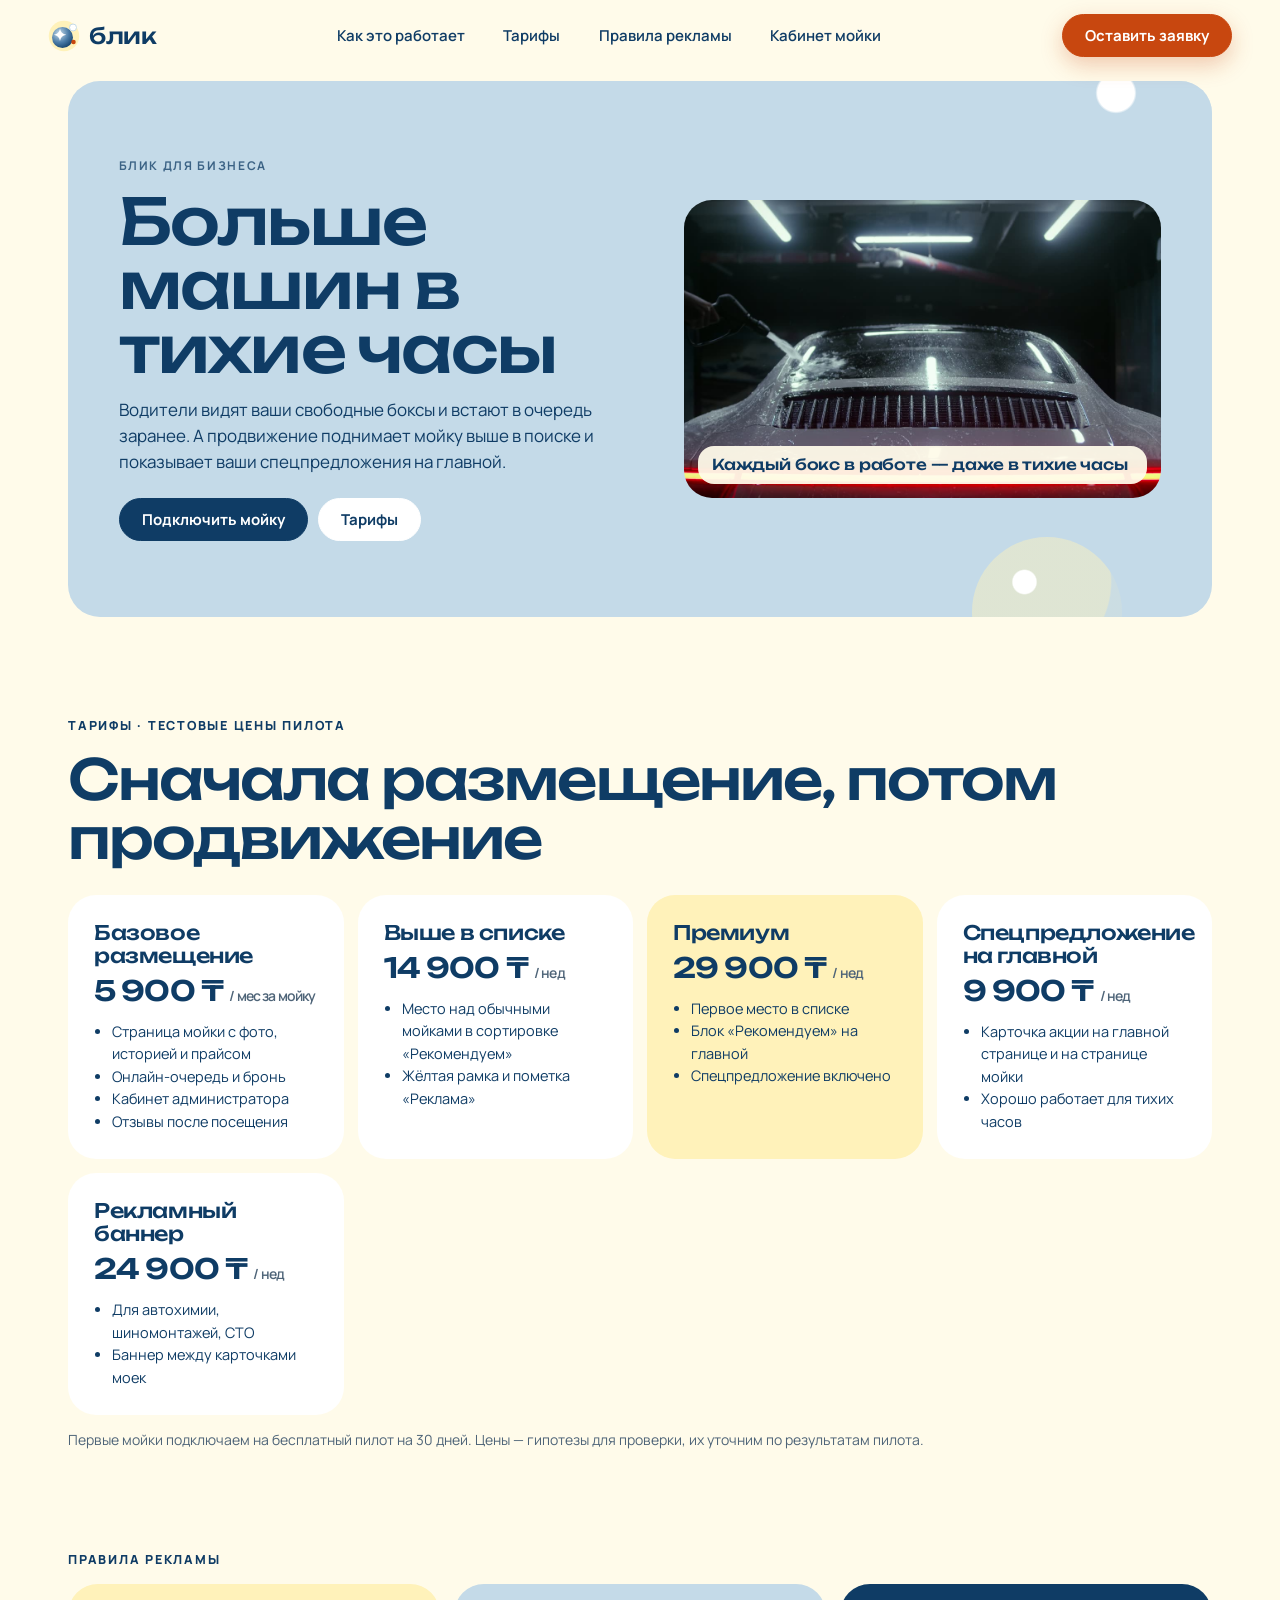
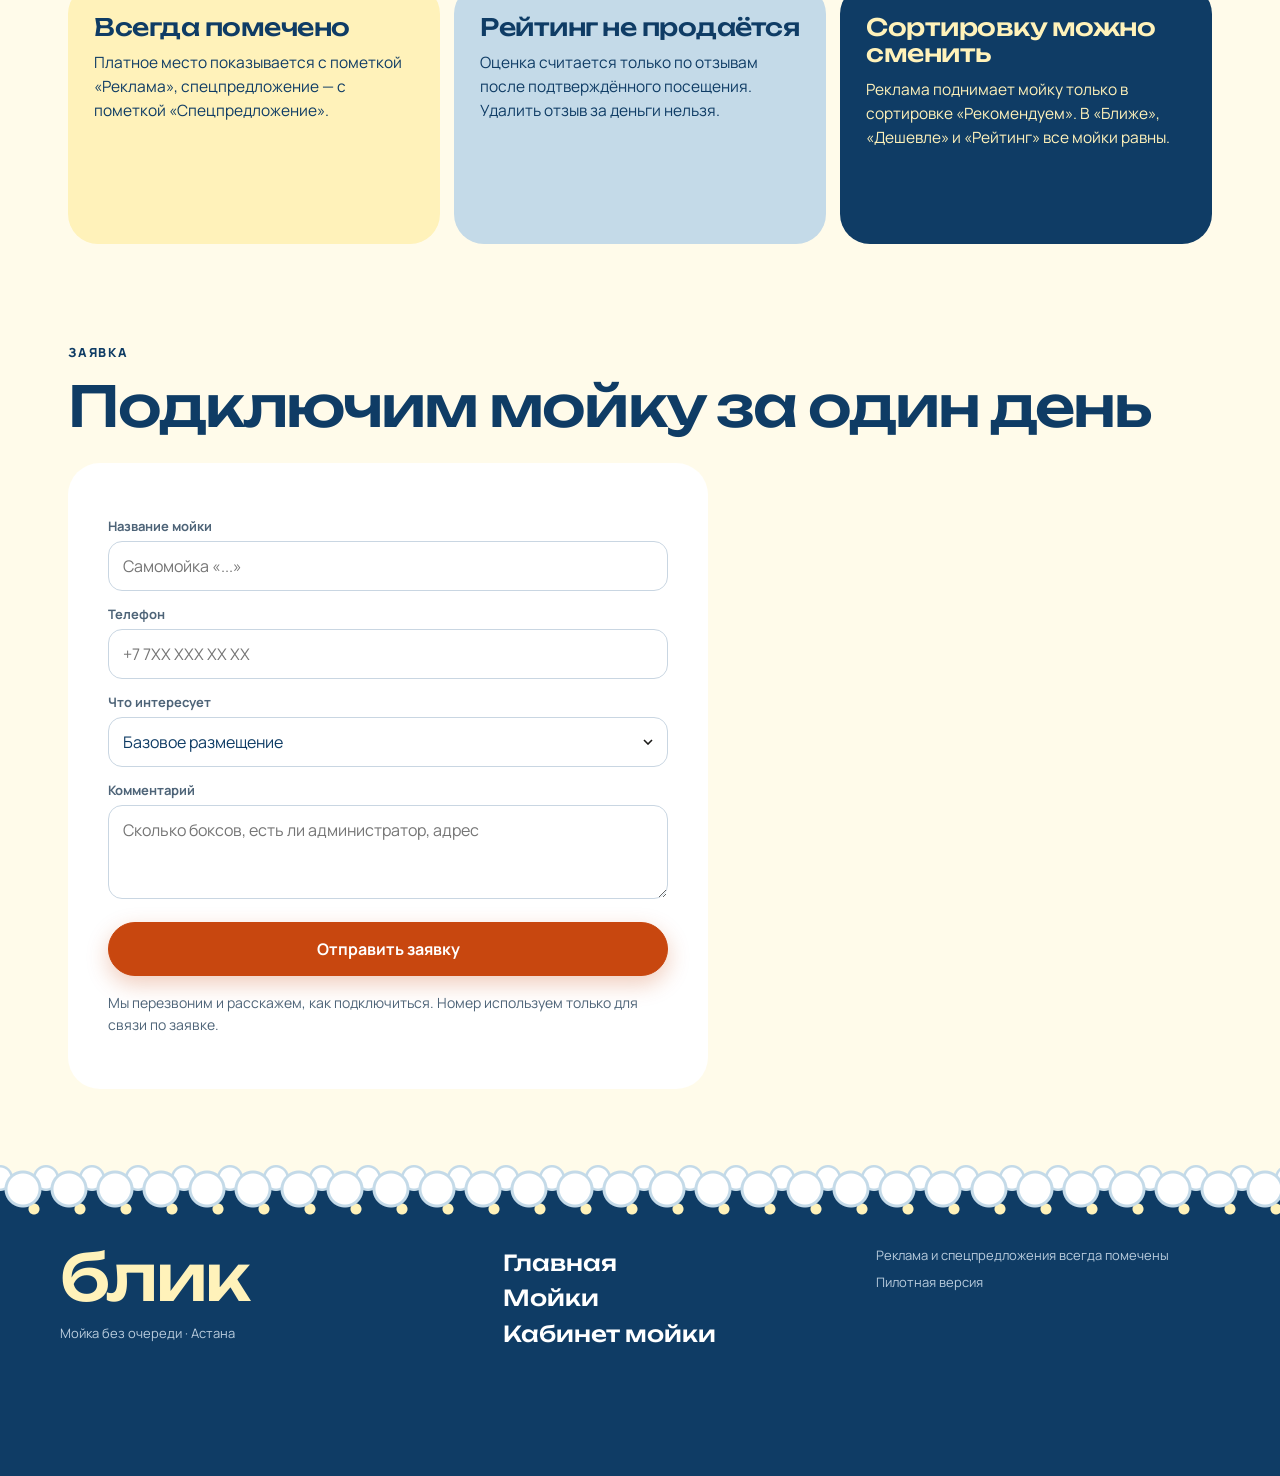
<file: business.html>
<!doctype html>
<html lang="ru">
<head>
  <meta charset="utf-8">
  <meta name="viewport" content="width=device-width, initial-scale=1">
  <meta name="theme-color" content="#0F3C65">
  <title>Блик для моек — размещение и продвижение</title>
  <link rel="icon" href="logo-mark.svg" type="image/svg+xml">
  <link rel="preconnect" href="https://fonts.googleapis.com">
  <link rel="preconnect" href="https://fonts.gstatic.com" crossorigin>
  <link rel="stylesheet" href="https://fonts.googleapis.com/css2?family=Manrope:wght@400;500;600;700;800&family=Unbounded:wght@400;500;600&display=swap">
  <link rel="stylesheet" href="style.css">
  <link rel="stylesheet" href="landing.css">
  <style>
    .B-plans { display: grid; gap: 14px; grid-template-columns: repeat(auto-fit, minmax(240px, 1fr)); }
    .B-plans article { border-radius: 28px; padding: 26px; background: #fff; display: flex; flex-direction: column; gap: 10px; }
    .B-plans article.hl { background: var(--sun); }
    .B-plans .price { font: 600 28px/1 var(--display); letter-spacing: -.03em; }
    .B-plans .price small { font: 600 14px var(--text); color: var(--mute); }
    .B-plans h3 { font: 500 20px/1.15 var(--display); color: var(--ink); text-transform: none; letter-spacing: -.02em; margin: 0; }
    .B-plans ul { margin: 6px 0 0; padding-left: 18px; font-size: 14.5px; }
    .B-video { position: relative; z-index: 1; max-width: 640px; }
    @media (min-width: 1000px) { .hero.lilac { display: grid; grid-template-columns: 1.1fr 1fr; gap: 40px; align-items: center; } .B-video { margin-top: 0; } }
    .B-form { background: #fff; border-radius: 32px; padding: clamp(22px, 4vw, 40px); max-width: 640px; }
  </style>
</head>
<body>
  <header class="L-nav">
    <a class="brand" href="index.html"><img src="logo-mark.svg" alt="">блик</a>
    <nav><a href="index.html#how">Как это работает</a><a href="#plans">Тарифы</a><a href="#rules">Правила рекламы</a><a href="admin.html">Кабинет мойки</a></nav>
    <a class="btn hot" href="#lead">Оставить заявку</a>
  </header>

  <main class="L-wrap" style="max-width:1240px;padding-bottom:0">
    <section class="hero lilac" style="margin-top:10px;padding:clamp(36px,6vw,80px) clamp(24px,4vw,56px)">
      <div class="hero-in">
        <p class="kicker">Блик для бизнеса</p>
        <h1>Больше машин в тихие часы</h1>
        <p class="lead">Водители видят ваши свободные боксы и встают в очередь заранее. А продвижение поднимает мойку выше в поиске и показывает ваши спецпредложения на главной.</p>
        <div class="hero-actions"><a class="btn primary" href="#lead">Подключить мойку</a><a class="btn btn-light" href="#plans">Тарифы</a></div>
      </div>
      <div class="L-vcard B-video"><video autoplay muted loop playsinline preload="auto" poster="media/bay-rinse.jpg"><source src="media/bay-rinse.mp4" type="video/mp4"></video>
        <span>Каждый бокс в работе — даже в тихие часы</span></div>
    </section>

    <section id="plans" style="margin-top:clamp(48px,8vw,100px)">
      <p class="L-label">Тарифы · тестовые цены пилота</p>
      <h2 class="L-h2">Сначала размещение, потом продвижение</h2>
      <div class="B-plans">
        <article><h3>Базовое размещение</h3><div class="price">5 900 ₸ <small>/ мес за мойку</small></div>
          <ul><li>Страница мойки с фото, историей и прайсом</li><li>Онлайн-очередь и бронь</li><li>Кабинет администратора</li><li>Отзывы после посещения</li></ul></article>
        <article><h3>Выше в списке</h3><div class="price">14 900 ₸ <small>/ нед</small></div>
          <ul><li>Место над обычными мойками в сортировке «Рекомендуем»</li><li>Жёлтая рамка и пометка «Реклама»</li></ul></article>
        <article class="hl"><h3>Премиум</h3><div class="price">29 900 ₸ <small>/ нед</small></div>
          <ul><li>Первое место в списке</li><li>Блок «Рекомендуем» на главной</li><li>Спецпредложение включено</li></ul></article>
        <article><h3>Спецпредложение на главной</h3><div class="price">9 900 ₸ <small>/ нед</small></div>
          <ul><li>Карточка акции на главной странице и на странице мойки</li><li>Хорошо работает для тихих часов</li></ul></article>
        <article><h3>Рекламный баннер</h3><div class="price">24 900 ₸ <small>/ нед</small></div>
          <ul><li>Для автохимии, шиномонтажей, СТО</li><li>Баннер между карточками моек</li></ul></article>
      </div>
      <p class="muted" style="margin-top:14px">Первые мойки подключаем на бесплатный пилот на 30 дней. Цены — гипотезы для проверки, их уточним по результатам пилота.</p>
    </section>

    <section id="rules" style="margin-top:clamp(48px,8vw,100px)">
      <p class="L-label">Правила рекламы</p>
      <div class="L-why">
        <article><div><h3 style="margin-top:0">Всегда помечено</h3><p>Платное место показывается с пометкой «Реклама», спецпредложение — с пометкой «Спецпредложение».</p></div></article>
        <article><div><h3 style="margin-top:0">Рейтинг не продаётся</h3><p>Оценка считается только по отзывам после подтверждённого посещения. Удалить отзыв за деньги нельзя.</p></div></article>
        <article><div><h3 style="margin-top:0">Сортировку можно сменить</h3><p>Реклама поднимает мойку только в сортировке «Рекомендуем». В «Ближе», «Дешевле» и «Рейтинг» все мойки равны.</p></div></article>
      </div>
    </section>

    <section id="lead" style="margin:clamp(48px,8vw,100px) 0">
      <p class="L-label">Заявка</p>
      <h2 class="L-h2">Подключим мойку за один день</h2>
      <form class="B-form" id="leadForm">
        <label>Название мойки</label><input name="name" required placeholder="Самомойка «...»">
        <label>Телефон</label><input name="phone" required inputmode="tel" placeholder="+7 7XX XXX XX XX">
        <label>Что интересует</label>
        <select name="product"><option value="base">Базовое размещение</option><option value="top">Выше в списке</option><option value="premium">Премиум</option><option value="offer">Спецпредложение на главной</option><option value="banner">Рекламный баннер</option></select>
        <label>Комментарий</label><textarea name="comment" rows="3" placeholder="Сколько боксов, есть ли администратор, адрес"></textarea>
        <p><button class="hot big" type="submit">Отправить заявку</button></p>
        <p class="muted">Мы перезвоним и расскажем, как подключиться. Номер используем только для связи по заявке.</p>
      </form>
    </section>
  </main>

  <footer class="site-foot">
    <div class="in">
      <div><div class="foot-brand">блик</div><p class="small" style="margin-top:14px">Мойка без очереди · Астана</p></div>
      <nav><a href="index.html">Главная</a><a href="app.html">Мойки</a><a href="admin.html">Кабинет мойки</a></nav>
      <div class="small"><span>Реклама и спецпредложения всегда помечены</span><span>Пилотная версия</span></div>
    </div>
  </footer>
  <script src="common.js"></script>
  <script>
    document.getElementById("leadForm").onsubmit = async e => {
      e.preventDefault();
      const f = Object.fromEntries(new FormData(e.target));
      try { await api("/api/lead", f); e.target.innerHTML = '<h2>Спасибо! Заявка отправлена</h2><p class="muted">Мы свяжемся с вами в ближайшее время.</p>'; }
      catch (err) { toast(err.message, true); }
    };
  </script>
</body>
</html>
</file>
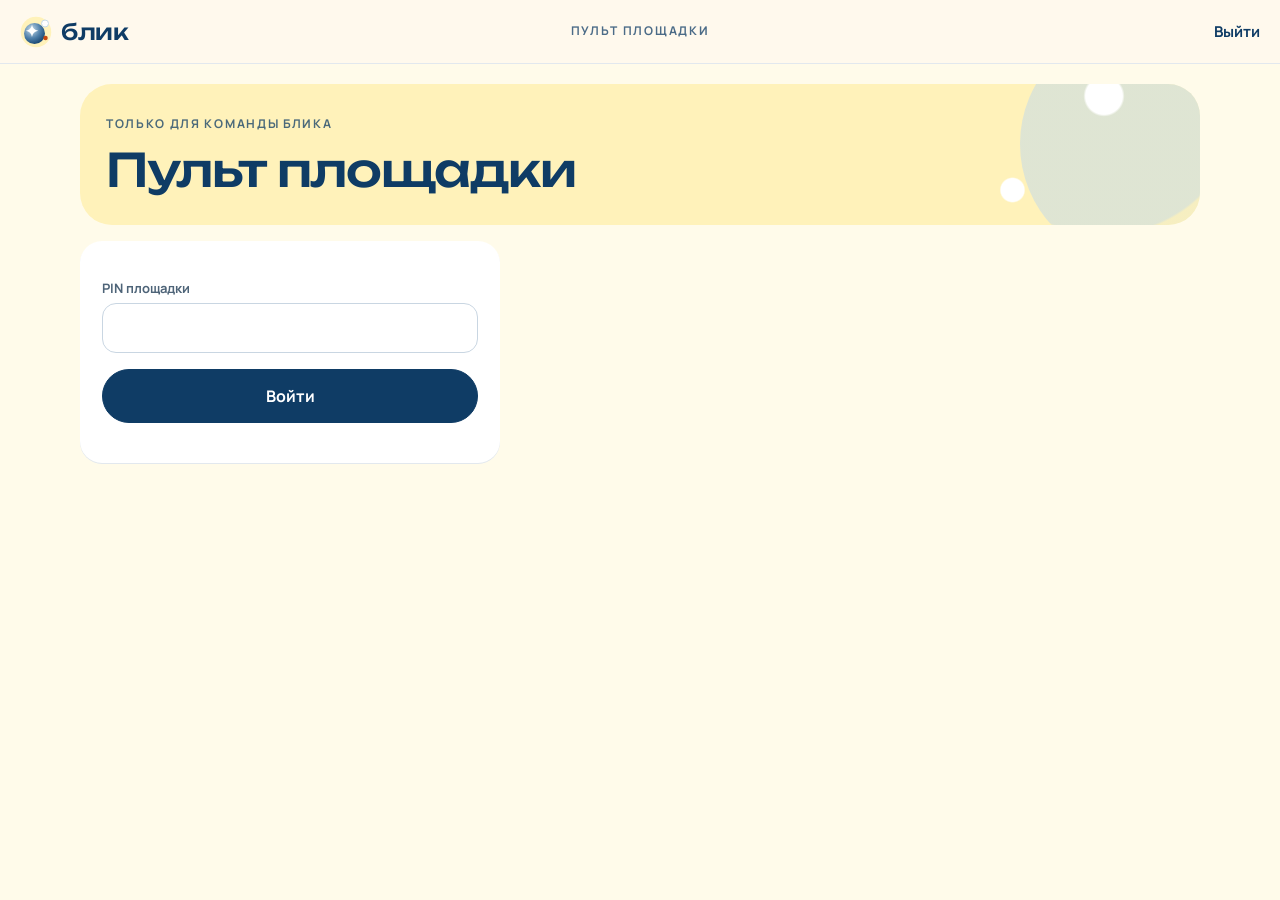
<file: platform.html>
<!doctype html>
<html lang="ru">
<head>
  <meta charset="utf-8">
  <meta name="viewport" content="width=device-width, initial-scale=1">
  <meta name="robots" content="noindex">
  <title>Пульт площадки — Блик</title>
  <link rel="icon" href="logo-mark.svg" type="image/svg+xml">
  <link rel="preconnect" href="https://fonts.googleapis.com">
  <link rel="preconnect" href="https://fonts.gstatic.com" crossorigin>
  <link rel="stylesheet" href="https://fonts.googleapis.com/css2?family=Manrope:wght@400;500;600;700;800&family=Unbounded:wght@400;500;600&display=swap">
  <link rel="stylesheet" href="style.css">
</head>
<body>
  <header class="top">
    <div class="top-left"><a class="brand" href="index.html"><img src="logo-mark.svg" alt="">блик</a></div>
    <span class="kicker" style="margin:0">Пульт площадки</span>
    <div class="top-right"><button id="out" class="link-btn" style="border:0;padding:6px 0">Выйти</button></div>
  </header>
  <main class="wide" id="app"></main>
  <script src="common.js"></script>
  <script>
    const $app = document.getElementById("app");
    let pin = sessionStorage.platPin || "", D = null;
    const call = body => body ? api("/api/platform", body, { "X-Pin": pin }) : api("/api/platform", null, { "X-Pin": pin });
    const date = ms => ms ? new Date(ms).toLocaleDateString("ru-RU", { day: "numeric", month: "short" }) : "—";
    document.getElementById("out").onclick = () => { pin = ""; sessionStorage.removeItem("platPin"); login(); };

    function login(msg = "") {
      $app.innerHTML = `<section class="hero sun hero-sm"><div class="hero-in"><p class="kicker">Только для команды Блика</p><h1>Пульт площадки</h1></div></section>
        <div class="card" style="max-width:420px">${msg ? `<div class="warn">${esc(msg)}</div>` : ""}
        <label>PIN площадки</label><input id="pin" type="password"><p><button class="primary big" id="go">Войти</button></p></div>`;
      document.getElementById("go").onclick = () => { pin = document.getElementById("pin").value; sessionStorage.platPin = pin; load(); };
    }
    async function load() { try { D = await call(); draw(); } catch (e) { login(e.message); } }
    async function act(b) { try { D = await call(b); draw(); toast("Сохранено"); } catch (e) { toast(e.message, true); } }

    function draw() {
      const tierOpts = sel => Object.entries(D.tiers).map(([k, v]) => `<option value="${k}" ${k === sel ? "selected" : ""}>${v.name}</option>`).join("");
      const newLeads = D.leads.filter(l => l.status === "new").length;
      $app.innerHTML = `
        <section class="hero sun hero-sm"><div class="hero-in"><p class="kicker">Продажа мест</p><h1>Пульт площадки</h1>
          <p class="lead">Продвигается: <b>${D.washes.filter(w => w.tier !== "none").length}</b> · спецпредложений: <b>${D.washes.filter(w => w.offer).length}</b> · баннеров: <b>${D.ads.length}</b> · новых заявок: <b>${newLeads}</b></p></div></section>

        <div class="card"><h2>Места в списке</h2>
          <p class="muted">«Выше в списке» и «Премиум» поднимают мойку только в сортировке «Рекомендуем» и всегда помечаются «Реклама». Рейтинг не меняется.</p>
          <table class="list"><tr><th>Мойка</th><th>Рейтинг</th><th>Сейчас</th><th>Новое место</th></tr>
          ${D.washes.map(w => `<tr><td><b>${esc(w.name)}</b><div class="muted">${w.type === "self" ? "самомойка" : "с персоналом"}</div></td>
            <td>★ ${w.rating ?? "—"} <span class="muted">(${w.reviews})</span></td>
            <td>${D.tiers[w.tier].name}${w.tier !== "none" ? `<div class="muted">до ${date(w.until)}</div>` : ""}</td>
            <td><div class="row"><select data-tier="${w.id}" style="width:auto">${tierOpts(w.tier)}</select>
              <input type="number" min="1" max="365" value="7" data-days="${w.id}" style="width:80px"> дн.
              <button data-promo="${w.id}">Применить</button></div></td></tr>`).join("")}</table></div>

        <div class="card"><h2>Спецпредложения</h2>
          ${D.washes.map(w => `<div style="padding:12px 0;border-bottom:1px dashed var(--line)"><b>${esc(w.name)}</b>
            ${w.offer ? `<span class="tag offer">до ${date(w.offer.until)}</span>` : '<span class="muted"> — нет</span>'}
            <div class="grid2"><div><label>Заголовок</label><input data-ot="${w.id}" value="${esc(w.offer?.title || "")}" placeholder="−20% по будням до 12:00"></div>
            <div><label>Дней показа (0 — снять)</label><input type="number" data-od="${w.id}" value="${w.offer ? 7 : 0}"></div></div>
            <label>Описание</label><input data-ox="${w.id}" value="${esc(w.offer?.text || "")}">
            <p><button data-offer="${w.id}">Сохранить</button></p></div>`).join("")}</div>

        <div class="card"><h2>Рекламные баннеры</h2>
          ${D.ads.length ? `<table class="list">${D.ads.map(a => `<tr><td><b>${esc(a.title)}</b><div class="muted">${esc(a.advertiser)} · ${esc(a.text)}</div></td><td>до ${date(a.until)}</td>
            <td><button class="danger" data-addel="${a.id}">Снять</button></td></tr>`).join("")}</table>` : '<p class="muted">Баннеров нет.</p>'}
          <h3>Новый баннер</h3>
          <div class="grid2"><div><label>Рекламодатель</label><input id="aAdv"></div><div><label>Дней показа</label><input id="aDays" type="number" value="7"></div></div>
          <label>Заголовок</label><input id="aTitle"><label>Текст</label><input id="aText"><label>Ссылка (необязательно)</label><input id="aLink" placeholder="https://">
          <p><button class="primary" id="aAdd">Добавить баннер</button></p></div>

        <div class="card"><h2>Заявки от моек</h2>
          ${D.leads.length ? `<table class="list"><tr><th>Когда</th><th>Мойка</th><th>Что хотят</th><th></th></tr>${D.leads.map(l => `<tr>
            <td>${date(l.created)}</td><td><b>${esc(l.name)}</b><div class="muted">${esc(l.phone)}</div></td>
            <td>${esc(D.products[l.product] || l.product)}<div class="muted">${esc(l.comment)}</div></td>
            <td>${l.status === "new" ? `<button data-lead="${l.id}">Обработано</button>` : '<span class="muted">обработано</span>'}</td></tr>`).join("")}</table>` : '<p class="muted">Заявок пока нет.</p>'}</div>`;

      $app.querySelectorAll("[data-promo]").forEach(b => b.onclick = () => { const id = b.dataset.promo;
        act({ action: "promo", wash: id, tier: $app.querySelector(`[data-tier="${id}"]`).value, days: $app.querySelector(`[data-days="${id}"]`).value }); });
      $app.querySelectorAll("[data-offer]").forEach(b => b.onclick = () => { const id = b.dataset.offer;
        act({ action: "offer", wash: id, title: $app.querySelector(`[data-ot="${id}"]`).value, text: $app.querySelector(`[data-ox="${id}"]`).value, days: $app.querySelector(`[data-od="${id}"]`).value }); });
      $app.querySelectorAll("[data-addel]").forEach(b => b.onclick = () => act({ action: "ad_del", id: b.dataset.addel }));
      $app.querySelectorAll("[data-lead]").forEach(b => b.onclick = () => act({ action: "lead_done", id: b.dataset.lead }));
      document.getElementById("aAdd").onclick = () => act({ action: "ad_add", advertiser: aAdv.value, title: aTitle.value, text: aText.value, link: aLink.value, days: aDays.value });
    }
    pin ? load() : login();
  </script>
</body>
</html>
</file>
<file: style.css>
/* «Блик» — светлый, яркий стиль: кремовый фон, сочные цветные блоки, круглые кнопки. */
/* Палитра «Пена и полночь»: 60% светлое (белый + молочный), 30% полночно-синий, 10% оранжевый — только действия.
   Названия переменных остались прежними, чтобы не трогать разметку. */
:root {
  --cream: #FFFBEA; --paper: #FFFFFF; --ink: #0F3C65; --mute: #4E6478; --line: #E2E8EE; --field: #C9D6E2;
  --coral: #C8470F; --coral-2: #E8763B; --sun: #FFF2BA; --aqua: #C4DAE8; --aqua-2: #E6F0F7; --lilac: #DCE8F2; --pink: #FBE3C8; --sky: #E6F0F7;
  --midnight: #0F3C65; --foam: #C4DAE8; --butter: #FFF2BA;
  --free: #12804A; --busy: #C93035; --reserved: #A86500; --prep: #2F6EB5; --down: #8A96A3;
  --display: "Unbounded", "Manrope", Arial, sans-serif;
  --text: "Manrope", "Helvetica Neue", Arial, sans-serif;
  --r: 22px; --col: 820px;
}
* { box-sizing: border-box; }
[hidden] { display: none !important; }
html { -webkit-text-size-adjust: 100%; scroll-behavior: smooth; }
body { margin: 0; font: 16px/1.55 var(--text); background: var(--cream); color: var(--ink); overflow-x: hidden; }
a { color: inherit; text-underline-offset: 3px; }
img { max-width: 100%; display: block; }
::selection { background: var(--sun); }

/* ---------- шапка */
header.top { position: sticky; top: 0; z-index: 10; display: grid; grid-template-columns: 1fr auto 1fr; align-items: center; gap: 12px;
  height: 64px; padding: 0 20px; background: rgba(255,248,238,.86); backdrop-filter: blur(12px); -webkit-backdrop-filter: blur(12px); border-bottom: 1px solid var(--line); }
.top-left { justify-self: start; display: flex; align-items: center; gap: 8px; }
.top-right { justify-self: end; display: flex; align-items: center; gap: 10px; }
header.top .back { border: 0; background: var(--paper); width: 38px; height: 38px; padding: 0; border-radius: 50%; font: 500 18px/1 var(--text); box-shadow: 0 1px 0 var(--line); }
.brand { display: inline-flex; align-items: center; gap: 9px; text-decoration: none; font: 500 22px/1 var(--display); letter-spacing: -.02em; }
.brand img { width: 32px; height: 32px; }
.link-btn { white-space: nowrap; }
header.top select { width: auto; padding: 9px 34px 9px 14px; border-radius: 999px; font-size: 14px; }

main { max-width: var(--col); margin: 0 auto; padding: 0 20px 140px; }
main.wide { --col: 1160px; }

/* ---------- типографика */
h1, h2 { font-family: var(--display); font-weight: 500; letter-spacing: -.03em; }
h2 { font-size: 26px; line-height: 1.12; margin: 0 0 12px; }
h3 { font: 700 13px/1.2 var(--text); letter-spacing: .12em; text-transform: uppercase; margin: 28px 0 12px; color: var(--mute); }
.muted { color: var(--mute); font-size: 14px; }
.kicker { font: 700 12px/1.4 var(--text); letter-spacing: .14em; text-transform: uppercase; margin: 0 0 14px; opacity: .75; }
.row { display: flex; gap: 8px; align-items: center; flex-wrap: wrap; }
.spread { justify-content: space-between; }
.grid2 { display: grid; grid-template-columns: 1fr 1fr; gap: 0 12px; }

/* ---------- яркий блок-заголовок страницы */
.hero { position: relative; overflow: hidden; margin: 20px 0 0; padding: 40px 28px; border-radius: 32px; background: var(--midnight); color: var(--butter); }
.hero::after { content: ""; position: absolute; right: -60px; top: -60px; width: 240px; height: 240px; border-radius: 50%; background: radial-gradient(circle at 35% 30%, #fff 0 8%, rgba(196,218,232,.55) 9% 60%, rgba(196,218,232,.15) 61%); }
.hero::before { content: ""; position: absolute; right: 90px; bottom: -70px; width: 150px; height: 150px; border-radius: 50%; background: radial-gradient(circle at 35% 30%, #fff 0 8%, rgba(255,242,186,.45) 9% 60%, rgba(255,242,186,.12) 61%); }
.hero-in { position: relative; z-index: 1; max-width: var(--col); }
.hero h1 { font-size: clamp(36px, 9vw, 64px); line-height: 1; margin: 0; }
.hero .lead { color: #F3EFD9; font-size: 17px; max-width: 34em; margin: 16px 0 0; }
.hero-sm { padding: 32px 26px; }
.hero-sm h1 { font-size: clamp(28px, 7vw, 46px); }
.hero.aqua, .hero.lilac { background: var(--foam); color: var(--midnight); } .hero.aqua .lead, .hero.lilac .lead { color: var(--midnight); }
.hero.sun { background: var(--butter); color: var(--midnight); } .hero.sun .lead { color: var(--midnight); }
.hero-steps { list-style: none; margin: 28px 0 0; padding: 0; display: grid; grid-template-columns: repeat(auto-fit, minmax(170px, 1fr)); gap: 10px; }
.hero-steps li { background: rgba(255,255,255,.94); color: var(--midnight); border-radius: 18px; padding: 16px; font-size: 14px; }
.hero-steps li span { display: inline-grid; place-items: center; width: 30px; height: 30px; border-radius: 50%; background: var(--midnight); color: var(--butter); font: 600 13px var(--display); margin-bottom: 10px; }
.hero-steps li b { display: block; font: 500 16px/1.2 var(--display); margin-bottom: 6px; }
.hero-actions { display: flex; gap: 10px; flex-wrap: wrap; margin-top: 22px; }
.hero-more { display: inline-block; margin-top: 18px; font-weight: 700; color: var(--butter); }

/* ---------- кнопки и поля */
button, .btn { font: 700 15px/1 var(--text); border: 1.5px solid var(--ink); border-radius: 999px; background: transparent; color: var(--ink);
  padding: 13px 22px; cursor: pointer; text-decoration: none; display: inline-flex; align-items: center; justify-content: center; gap: 8px;
  transition: transform .15s, background .2s, color .2s, box-shadow .2s; }
button:hover, .btn:hover { transform: translateY(-1px); }
button:active, .btn:active { transform: translateY(1px); }
button.primary, .btn.primary { background: var(--ink); color: #fff; }
.btn.hot, button.hot { background: var(--coral); border-color: var(--coral); color: #fff; box-shadow: 0 8px 22px rgba(200,71,15,.28); }
button.danger { border-color: #F3B8B9; color: var(--busy); }
button:disabled, button:disabled:hover { opacity: .35; cursor: not-allowed; transform: none; }
button.big { width: 100%; padding: 18px; font-size: 16px; }
.btn-light { background: #fff; border-color: #fff; }
input, select, textarea { font: 16px var(--text); padding: 13px 14px; border: 1.5px solid var(--field); border-radius: 14px; background-color: #fff; color: var(--ink); width: 100%; appearance: none; -webkit-appearance: none; }
select { padding-right: 36px; background-repeat: no-repeat; background-position: right 14px center;
  background-image: url("data:image/svg+xml,%3Csvg xmlns='http://www.w3.org/2000/svg' width='10' height='6'%3E%3Cpath d='M1 1l4 4 4-4' fill='none' stroke='%231C1B19' stroke-width='1.6'/%3E%3C/svg%3E"); }
input:focus, select:focus, textarea:focus { outline: none; border-color: var(--prep); box-shadow: 0 0 0 4px rgba(47,110,181,.18); }
label { display: block; font: 700 13px var(--text); color: var(--mute); margin: 14px 0 6px; }

/* ---------- секции-карточки */
.card { background: var(--paper); border-radius: var(--r); padding: 24px 22px; margin: 16px 0; box-shadow: 0 1px 0 var(--line); }
.rule-mini { margin: 16px 0; padding: 14px 18px; background: var(--aqua-2); border-radius: 18px; font-size: 14.5px; }
.rule-mini b { font-weight: 800; }
ul.muted { list-style: none; padding: 0; margin: 14px 0; }
ul.muted li { position: relative; padding-left: 22px; margin: 8px 0; }
ul.muted li::before { content: ""; position: absolute; left: 2px; top: .5em; width: 10px; height: 10px; border-radius: 50%; background: radial-gradient(circle at 35% 30%, #fff 0 25%, var(--foam) 26%); box-shadow: inset 0 0 0 1px #9DB9CF; }
ol.muted { padding-left: 18px; }
footer.note { font-size: 13px; color: var(--mute); margin: 26px 0 0; }

/* ---------- статусы */
.s-free { --c: var(--free); } .s-busy { --c: var(--busy); } .s-reserved { --c: var(--reserved); }
.s-prep { --c: var(--prep); } .s-down { --c: var(--down); } .s-nodata { --c: var(--down); }
.dot { display: inline-block; width: 9px; height: 9px; border-radius: 50%; background: var(--c, var(--mute)); }
.pill { display: inline-flex; align-items: center; gap: 6px; font: 700 12.5px/1 var(--text); padding: 7px 11px; border-radius: 999px;
  background: color-mix(in srgb, var(--c, #999) 14%, white); color: color-mix(in srgb, var(--c, #555) 80%, black); white-space: nowrap; }
.legend { display: flex; flex-wrap: wrap; gap: 6px; margin: 10px 0 16px; }
.tag { font: 700 12.5px/1 var(--text); padding: 7px 11px; border-radius: 999px; background: var(--cream); color: #4b473f; }
.tag.ad { background: var(--butter); color: var(--midnight); box-shadow: inset 0 0 0 1px #E8D27A; }
.tag.offer { background: var(--midnight); color: var(--butter); }
.stale { margin: 14px 0; padding: 12px 16px; border-radius: 16px; font-size: 14px; color: var(--mute); background: repeating-linear-gradient(45deg, #fff 0 8px, #f6f1e8 8px 16px); }

/* ---------- боксы */
.boxes { display: grid; grid-template-columns: repeat(auto-fill, minmax(104px, 1fr)); gap: 8px; }
.box { background: color-mix(in srgb, var(--c) 10%, white); border: 2px solid color-mix(in srgb, var(--c) 45%, white); border-radius: 16px; padding: 11px 12px 12px; font-size: 13px; color: var(--mute); min-height: 88px; }
.box b { display: block; font: 600 14px var(--display); color: var(--ink); margin-bottom: 3px; }
.box .st { display: block; color: var(--c); font-weight: 800; }
.box.s-nodata { background: repeating-linear-gradient(45deg, #fff 0 6px, #f3efe8 6px 12px); }
.warm { display: inline-block; margin-top: 6px; font: 800 11px/1 var(--text); color: var(--midnight); background: var(--butter); border-radius: 999px; padding: 4px 8px; }

/* ---------- список моек */
.filters { display: flex; gap: 8px; overflow-x: auto; padding: 18px 0 4px; scrollbar-width: none; }
.filters::-webkit-scrollbar { display: none; }
.filters select, .filters button { width: auto; flex: none; font: 700 14px var(--text); padding: 10px 16px; border: 1.5px solid var(--field); border-radius: 999px; background-color: #fff; color: var(--ink); }
.filters select { padding-right: 36px; }
.chip.on, .filters .chip.on { background: var(--ink); color: #fff; border-color: var(--ink); }
.wash { display: grid; grid-template-columns: 120px 1fr; gap: 0 18px; padding: 16px; margin: 14px 0; background: var(--paper); border-radius: var(--r); box-shadow: 0 1px 0 var(--line); }
.wash.promoted { box-shadow: 0 0 0 2px #E8D27A, 0 10px 30px rgba(232,210,122,.3); }
.wash-photo { border-radius: 16px; overflow: hidden; aspect-ratio: 1; }
.wash-idx { display: none; }
.wash-head { display: flex; justify-content: space-between; align-items: baseline; gap: 12px; }
.wash h2 { font-size: 21px; margin: 0; }
.wash h2 a { text-decoration: none; }
.dist { font: 700 14px var(--text); color: var(--mute); white-space: nowrap; }
.meta { font-size: 13.5px; color: var(--mute); margin: 6px 0 0; }
.tags { display: flex; gap: 6px; flex-wrap: wrap; margin-top: 10px; }
.actions { display: flex; gap: 8px; flex-wrap: wrap; margin-top: 16px; }
.actions .btn { padding: 11px 18px; font-size: 14px; }
.stats { display: grid; grid-template-columns: repeat(3, 1fr); gap: 8px; margin: 14px 0 4px; }
.stat { padding: 12px; border-radius: 16px; background: var(--cream); min-width: 0; }
.stat:nth-child(1) { background: #E6F4EC; } .stat:nth-child(2) { background: var(--butter); } .stat:nth-child(3) { background: var(--aqua-2); }
.stat b { display: block; font: 600 20px/1.1 var(--display); white-space: nowrap; }
.stat span { display: block; font-size: 12px; line-height: 1.3; color: var(--mute); margin-top: 5px; }
.offer-line { margin-top: 12px; padding: 10px 14px; border-radius: 14px; background: var(--butter); font-size: 14px; }
.offer-line b { font-weight: 800; }
.ad-card { display: grid; grid-template-columns: auto 1fr; gap: 14px; align-items: center; padding: 18px; margin: 14px 0; border-radius: var(--r); background: var(--butter); }
.ad-card .ad-ico { width: 48px; height: 48px; border-radius: 14px; background: #fff; display: grid; place-items: center; font: 600 20px var(--display); }
.ad-card b { display: block; font: 600 16px/1.25 var(--display); }
.ad-card small { display: block; font: 800 11px var(--text); letter-spacing: .1em; text-transform: uppercase; opacity: .65; margin-bottom: 4px; }

/* ---------- фото-заглушки (пока мойка не загрузила свои фото) */
.ph { position: relative; width: 100%; height: 100%; min-height: 100px; background: var(--g, linear-gradient(135deg, var(--aqua), var(--sky))); overflow: hidden; }
.ph::before, .ph::after { content: ""; position: absolute; border-radius: 50%; background: rgba(255,255,255,.55); }
.ph::before { width: 38%; aspect-ratio: 1; right: 10%; top: 12%; }
.ph::after { width: 18%; aspect-ratio: 1; left: 14%; bottom: 16%; background: rgba(255,255,255,.4); }
.ph span { position: absolute; left: 12px; bottom: 10px; font: 700 11px var(--text); color: rgba(15,60,101,.6); } .ph.g3 span { color: rgba(255,242,186,.75); }
.ph.g1 { --g: linear-gradient(135deg, #C4DAE8, #6F9CC4); } .ph.g2 { --g: linear-gradient(135deg, #FFF2BA, #C4DAE8); }
.ph.g3 { --g: linear-gradient(135deg, #0F3C65, #4C7DA8); } .ph.g4 { --g: linear-gradient(135deg, #E6F0F7, #FFF2BA); }
.photo { width: 100%; height: 100%; object-fit: cover; }

/* ---------- вкладки, слоты, итог */
.tabs { display: grid; grid-template-columns: 1fr 1fr; gap: 4px; padding: 4px; margin: 18px 0 0; border-radius: 999px; background: var(--cream); }
.tabs button { border: 0; border-radius: 999px; background: none; color: var(--mute); padding: 12px 6px; font-size: 14.5px; }
.tabs button.on { background: var(--ink); color: #fff; }
.slots { display: grid; grid-template-columns: repeat(auto-fill, minmax(74px, 1fr)); gap: 8px; }
.slots button { padding: 12px 0; font-size: 15px; border-color: var(--field); border-radius: 14px; }
.slots button.on { background: var(--midnight); color: var(--butter); border-color: var(--midnight); }
.slots button:disabled { text-decoration: line-through; }
.summary-table { width: 100%; border-collapse: collapse; font-size: 15px; margin-top: 6px; }
.summary-table td { padding: 12px 0; border-bottom: 1px dashed var(--line); vertical-align: top; }
.summary-table td:last-child { text-align: right; padding-left: 12px; font-weight: 800; }

/* ---------- моя запись */
.my-active .card { background: var(--midnight); color: #fff; }
.my-active .card .muted { color: #B9CCDD; }
.my-active button, .my-active .btn { border-color: rgba(255,255,255,.55); color: #fff; margin: 4px 4px 0 0; }
.my-active button.primary { background: var(--butter); border-color: var(--butter); color: var(--midnight); }
.my-active button.danger { color: #FF9B9E; border-color: rgba(255,155,158,.5); }
.my-active .card.called { background: #0E6B3E; }
.my-active .card.called .muted { color: #DFF7E8; }
.status-big { font: 500 28px/1.1 var(--display); margin: 14px 0 10px; }
.countdown { font: 600 68px/1 var(--display); font-variant-numeric: tabular-nums; margin: 8px 0 6px; }
.steps { display: flex; gap: 5px; margin: 12px 0 4px; }
.steps span { flex: 1; height: 5px; border-radius: 9px; background: rgba(160,150,135,.35); }
.steps span.on { background: var(--butter); }
.warn { margin: 12px 0; padding: 12px 14px; border-radius: 14px; background: #FFE9E8; color: #8E1E21; font-size: 14px; }
.ok { margin: 12px 0; padding: 12px 14px; border-radius: 14px; background: #E2F7EA; color: #145C33; font-size: 14px; }
.my-active .warn { background: rgba(229,72,77,.25); color: #FFD9DA; }
.my-active .ok { background: rgba(22,163,90,.3); color: #DFF7E8; }
.stars button { border: 0; background: none; font-size: 30px; padding: 0 3px; color: #D9CFC0; }
.stars button.on { color: #E0A800; }
.mybar { position: fixed; left: 12px; right: 12px; bottom: 12px; z-index: 9; background: var(--ink); color: #fff; padding: 14px 20px; border-radius: 999px; cursor: pointer; box-shadow: 0 12px 30px rgba(0,0,0,.25); }
.mybar .in { max-width: var(--col); margin: 0 auto; display: flex; justify-content: space-between; gap: 12px; align-items: center; font-size: 14px; }
.mybar b { color: var(--butter); white-space: nowrap; }
.toast { position: fixed; left: 50%; top: 76px; transform: translateX(-50%); z-index: 30; max-width: 92vw; padding: 13px 20px; border-radius: 999px; background: var(--ink); color: #fff; font-size: 14.5px; box-shadow: 0 12px 30px rgba(0,0,0,.2); }
.toast.err { background: var(--busy); }

/* ---------- подвал */
/* полоса пены над подвалом */
.site-foot { position: relative; }
.site-foot::before { content: ""; position: absolute; left: 0; right: 0; top: -26px; height: 52px; pointer-events: none;
  background:
    radial-gradient(circle at 50% 50%, #fff 0 15px, #C4DAE8 16px 18px, transparent 19px) 0 6px / 46px 40px repeat-x,
    radial-gradient(circle at 50% 50%, #fff 0 10px, #C4DAE8 11px 12.5px, transparent 13.5px) 23px 0 / 46px 30px repeat-x,
    radial-gradient(circle at 50% 50%, #FFF2BA 0 5px, transparent 6px) 11px 26px / 46px 40px repeat-x; }
.site-foot { margin-top: 56px; padding: 56px 20px 120px; background: var(--midnight); color: #fff; }
.site-foot .in { max-width: 1160px; margin: 0 auto; display: grid; gap: 30px; }
.foot-brand { font: 500 64px/1 var(--display); letter-spacing: -.04em; color: var(--butter); }
.site-foot nav a { display: block; font: 500 22px/1.6 var(--display); text-decoration: none; }
.site-foot nav a:hover { color: var(--butter); }
.site-foot .small { display: grid; gap: 7px; font-size: 13px; color: #B9CCDD; align-content: start; }
@media (min-width: 760px) { .site-foot .in { grid-template-columns: 1.2fr 1fr 1fr; } }

/* ---------- карта */
.map { position: relative; z-index: 0; height: 62vh; min-height: 340px; border-radius: var(--r); overflow: hidden; background: #EAE3D6; }
.leaflet-container { font-family: var(--text); }
.leaflet-popup-content-wrapper { border-radius: 18px !important; }
.leaflet-popup-content { margin: 14px 16px !important; }
.pin { position: relative; display: inline-flex; align-items: center; justify-content: center; gap: 4px; min-width: 46px; height: 30px; padding: 0 10px; border-radius: 999px;
  background: var(--c); color: #fff; font: 700 14px/1 var(--text); white-space: nowrap; box-shadow: 0 0 0 3px #fff, 0 6px 14px rgba(0,0,0,.25); transform: translateX(calc(32px - 50%)); }
.pin::after { content: ""; position: absolute; left: 50%; bottom: -7px; margin-left: -6px; border: 6px solid transparent; border-top-color: var(--c); border-bottom: 0; }
.pin i { font-style: normal; font-size: 11px; background: #fff; color: var(--ink); padding: 2px 5px; border-radius: 999px; }
.pop { font: 14px/1.5 var(--text); min-width: 220px; color: var(--ink); }
.pop > b { display: block; font: 500 17px/1.15 var(--display); margin-bottom: 4px; }
.pop div b { font-weight: 800; }
.leaflet-container .pop .btn { padding: 9px 13px; font-size: 13px; color: var(--ink); }
.leaflet-container .pop .btn.primary { color: #fff; }

/* ---------- страница мойки */
.W-head { text-align: center; padding: 40px 0 10px; }
.W-head h1 { font-size: clamp(34px, 8vw, 68px); line-height: 1; margin: 0 0 24px; }
.W-facts { display: grid; grid-template-columns: repeat(4, 1fr); gap: 8px; max-width: 640px; margin: 0 auto; }
.W-facts div { background: #fff; border-radius: 18px; padding: 14px 8px; box-shadow: 0 1px 0 var(--line); }
.W-facts b { display: block; font: 600 19px/1.1 var(--display); }
.W-facts span { font-size: 12.5px; color: var(--mute); }
.W-offer { display: grid; gap: 6px; justify-items: center; margin: 18px auto 0; max-width: 640px; padding: 18px; border-radius: 22px; background: var(--butter); }
.W-offer b { font: 500 19px/1.2 var(--display); }
.W-story { display: grid; gap: 16px; margin: 34px 0 14px; }
.W-ph { border-radius: 26px; overflow: hidden; aspect-ratio: 4/3; }
.W-ph.big { aspect-ratio: 4/5; }
.W-text { background: #fff; border-radius: 26px; padding: 28px 24px; }
.W-text h2 { font-size: 30px; }
@media (min-width: 760px) {
  .W-story { grid-template-columns: 1fr 1fr; grid-template-rows: auto auto; align-items: start; }
  .W-ph.big { grid-row: span 2; }
  .W-ph.small { width: 78%; justify-self: end; }
}
.W-gallery { display: grid; grid-template-columns: repeat(3, 1fr); gap: 10px; margin-bottom: 10px; }
.W-gallery .W-ph { aspect-ratio: 1; border-radius: 20px; }
.W-menu .W-item { display: grid; grid-template-columns: auto 1fr auto; gap: 10px; align-items: baseline; padding: 14px 0; border-bottom: 1px dashed var(--line); }
.W-menu .W-item:last-child { border-bottom: 0; }
.W-menu .W-item b { display: block; font: 500 17px/1.2 var(--display); }
.W-menu .W-item span { display: block; margin-top: 3px; max-width: 30em; }
.W-menu .W-item i { border-bottom: 2px dotted var(--field); transform: translateY(-5px); }
.W-menu .W-item strong { font: 600 18px var(--display); white-space: nowrap; }
.W-score { font: 600 24px var(--display); } .W-score small { font: 600 15px var(--text); color: var(--mute); }
.W-rev { padding: 16px 0; border-top: 1px dashed var(--line); }
.W-rev p { margin: 8px 0 0; }
.stars-s { color: var(--coral); letter-spacing: 2px; }
.W-bar { position: fixed; z-index: 8; left: 50%; bottom: 12px; transform: translateX(-50%); display: grid; grid-template-columns: 1fr 1fr; width: min(520px, calc(100% - 24px));
  border-radius: 999px; overflow: hidden; box-shadow: 0 14px 34px rgba(15,60,101,.35); }
.W-bar button { border: 0; border-radius: 0; padding: 17px 10px; background: var(--coral); color: #fff; font-size: 15px; }
.W-bar button + button { background: var(--midnight); }
body.has-wbar .mybar { bottom: 76px; }
body.has-wbar main { padding-bottom: 170px; }
@media (max-width: 480px) { .W-facts { grid-template-columns: repeat(2, 1fr); } .W-gallery { grid-template-columns: repeat(3, 1fr); gap: 6px; } }

/* ---------- кабинет мойки */
.adm-grid { display: grid; grid-template-columns: repeat(auto-fill, minmax(210px, 1fr)); gap: 10px; }
.adm-box { background: color-mix(in srgb, var(--c) 8%, white); border: 2px solid color-mix(in srgb, var(--c) 40%, white); border-radius: 18px; padding: 14px; }
.adm-box b { font: 600 15px var(--display); }
.adm-box .acts { display: flex; flex-wrap: wrap; gap: 6px; margin-top: 12px; }
.adm-box .acts button { font-size: 13px; padding: 8px 12px; }
table.list { width: 100%; border-collapse: collapse; font-size: 14px; }
table.list th { text-align: left; font: 700 12px var(--text); letter-spacing: .08em; text-transform: uppercase; color: var(--mute); padding: 8px 8px 8px 0; border-bottom: 1.5px solid var(--line); }
table.list td { padding: 12px 8px 12px 0; border-bottom: 1px dashed var(--line); vertical-align: top; }
table.list input { padding: 8px 10px; font-size: 13px; width: 150px; border-radius: 10px; }
table.list button { font-size: 13px; padding: 8px 12px; }
main.wide .grid2 { gap: 0 16px; }
@media (max-width: 760px) { main.wide .grid2 { grid-template-columns: 1fr; } }
@media (max-width: 480px) {
  header.top { padding: 0 14px; } .brand { font-size: 19px; } .brand img { width: 28px; height: 28px; }
  .wash { grid-template-columns: 1fr; } .wash-photo { aspect-ratio: 16/9; margin-bottom: 14px; }
  .stat b { font-size: 17px; } .countdown { font-size: 56px; }
}
</file>
<file: landing.css>
/* Главная страница «Блик»: огромное название на весь экран, сочные цветные блоки, текст слева — картинки справа. */
.L-nav { position: sticky; top: 0; z-index: 20; display: flex; align-items: center; justify-content: space-between; gap: 16px;
  padding: 14px clamp(16px, 4vw, 48px); background: rgba(255,251,234,.9); backdrop-filter: blur(12px); -webkit-backdrop-filter: blur(12px); }
.L-nav nav { display: flex; gap: clamp(14px, 3vw, 44px); font-size: 15px; font-weight: 600; }
.L-nav nav a { text-decoration: none; }
.L-nav nav a:hover { color: var(--coral); }
@media (max-width: 820px) { .L-nav nav { display: none; } }

.L-wrap { max-width: 1240px; margin: 0 auto; padding: 0 clamp(16px, 4vw, 48px); }
.L-hero { position: relative; margin: 10px clamp(10px, 2vw, 24px) 0; border-radius: 40px; overflow: hidden; min-height: min(86vh, 760px);
  background: linear-gradient(160deg, #0F3C65 0%, #4C7DA8 60%, #C4DAE8 100%); display: flex; flex-direction: column; justify-content: flex-end; }
.L-word { position: relative; z-index: 2; margin: 0; padding: 0 2vw; font: 500 clamp(120px, 31vw, 440px)/.78 var(--display); letter-spacing: -.07em; color: #FFF2BA; text-transform: lowercase; transform: translateY(.08em); }
.L-car { position: absolute; z-index: 1; right: 6%; top: 14%; width: min(46%, 520px); }
.L-bubble { position: absolute; border-radius: 50%; background: rgba(255,255,255,.55); border: 2px solid rgba(255,255,255,.8); animation: L-float 7s ease-in-out infinite; }
@keyframes L-float { 50% { transform: translateY(-18px); } }
@media (prefers-reduced-motion: reduce) { .L-bubble { animation: none; } }
/* Видео */
.L-video { position: absolute; inset: 0; width: 100%; height: 100%; object-fit: cover; z-index: 0; }
.L-hero::after { content: ""; position: absolute; inset: 0; z-index: 1; pointer-events: none;
  background: linear-gradient(180deg, rgba(15,60,101,.28) 0%, rgba(15,60,101,0) 38%, rgba(15,60,101,.5) 100%); }
.L-hero .L-bubble { z-index: 2; }
.L-reel { display: grid; gap: 12px; grid-template-columns: repeat(2, 1fr); margin: 0 0 clamp(48px, 8vw, 100px); }
.L-reel figure { position: relative; margin: 0; border-radius: 28px; overflow: hidden; aspect-ratio: 16/10; background: #C4DAE8; }
.L-reel figure.tall { aspect-ratio: 9/14; }
.L-reel video, .L-vcard video { width: 100%; height: 100%; object-fit: cover; display: block; }
.L-reel figcaption, .L-vcard span { position: absolute; left: 14px; bottom: 14px; right: 14px; padding: 10px 14px; border-radius: 16px;
  background: rgba(255,251,234,.94); color: #0F3C65; font: 500 15px/1.2 var(--display); letter-spacing: -.01em; }
@media (min-width: 900px) {
  .L-reel { grid-template-columns: 1fr 1.4fr 1fr; grid-template-rows: 1fr 1fr; height: min(78vh, 720px); }
  .L-reel figure, .L-reel figure.tall { aspect-ratio: auto; }
  .L-reel figure.tall:first-child { grid-row: span 2; }
  .L-reel figure.tall:last-child { grid-column: 3; grid-row: 1 / span 2; }
}
@media (max-width: 899px) { .L-reel figure:nth-child(2) { grid-column: span 2; order: -1; } .L-reel figure:nth-child(3) { display: none; } }
.L-vcard { position: relative; margin-top: 26px; border-radius: 28px; overflow: hidden; aspect-ratio: 16/10; }
.L-hero-cta { position: absolute; z-index: 3; left: clamp(18px, 3vw, 40px); top: clamp(18px, 3vw, 40px); display: flex; gap: 10px; flex-wrap: wrap; }
.L-hero-cta .tag { background: rgba(255,255,255,.85); font-size: 13px; }

.L-intro { display: grid; gap: 28px; padding: clamp(48px, 8vw, 110px) 0 clamp(40px, 6vw, 80px); }
.L-intro h1 { font-size: clamp(34px, 6vw, 72px); line-height: 1; margin: 0; }
.L-intro p { font-size: clamp(17px, 1.6vw, 21px); max-width: 34em; margin: 0; }
.L-intro .row { gap: 12px; }
.L-intro .btn { padding: 16px 26px; font-size: 16px; }
@media (min-width: 900px) { .L-intro { grid-template-columns: 1.1fr 1fr; align-items: end; } }
.L-stats { display: flex; gap: 10px; flex-wrap: wrap; }
.L-stats span { padding: 10px 16px; border-radius: 999px; background: #fff; font-weight: 700; box-shadow: 0 1px 0 var(--line); }
.L-stats b { font-family: var(--display); font-weight: 600; margin-right: 4px; }

.L-label { font: 800 12.5px var(--text); letter-spacing: .14em; text-transform: uppercase; margin: 0 0 16px; }
.L-h2 { font: 500 clamp(30px, 4.6vw, 56px)/1.04 var(--display); letter-spacing: -.035em; margin: 0 0 28px; }

.L-why { display: grid; gap: 14px; grid-template-columns: repeat(auto-fit, minmax(240px, 1fr)); }
.L-why article { border-radius: 30px; padding: 30px 26px 34px; min-height: 260px; display: flex; flex-direction: column; justify-content: space-between; }
.L-why article:nth-child(1) { background: var(--butter); } .L-why article:nth-child(2) { background: var(--foam); } .L-why article:nth-child(3) { background: var(--midnight); color: var(--butter); }
.L-why article:nth-child(3) h3 { color: var(--butter); }
.L-why .ico { width: 64px; height: 64px; border-radius: 20px; background: rgba(255,255,255,.85); display: grid; place-items: center; }
.L-why .ico svg { width: 44px; height: 44px; }
.L-why h3 { font: 500 24px/1.1 var(--display); color: var(--ink); letter-spacing: -.02em; text-transform: none; margin: 28px 0 10px; }
.L-why p { margin: 0; font-size: 15.5px; }

.L-block { margin: clamp(56px, 9vw, 120px) clamp(10px, 2vw, 24px) 0; padding: clamp(40px, 7vw, 90px) 0; border-radius: 40px; }
.L-block.aqua { background: var(--midnight); color: var(--butter); } .L-block.aqua .L-h2 { color: #fff; } .L-block.aqua .btn.primary { background: var(--butter); border-color: var(--butter); color: var(--midnight); }
.L-block.lilac { background: var(--foam); } .L-block.sun { background: var(--butter); }
.L-how { display: grid; gap: 30px; }
@media (min-width: 900px) { .L-how { grid-template-columns: .9fr 1.1fr; } .L-how .sticky { position: sticky; top: 100px; align-self: start; } }
.L-how p.big { font-size: 19px; max-width: 26em; }
.L-steps { display: grid; gap: 14px; list-style: none; padding: 0; margin: 0; }
.L-steps li { background: var(--cream); border-radius: 28px; padding: 26px; display: grid; grid-template-columns: 64px 1fr; gap: 18px; align-items: start; }
.L-steps .n { width: 64px; height: 64px; border-radius: 50%; display: grid; place-items: center; font: 600 24px var(--display); background: var(--ink); color: var(--sun); }
.L-steps h4 { font: 500 21px/1.15 var(--display); margin: 4px 0 8px; letter-spacing: -.02em; }
.L-steps li { color: var(--midnight); } .L-steps p { margin: 0; color: var(--mute); }
.L-steps li.rule { background: var(--butter); color: var(--midnight); box-shadow: 0 0 0 3px #E8D27A; }
.L-steps li.rule p { color: var(--midnight); }
.L-steps li.rule .n { background: var(--coral); color: #fff; }

.L-rail { display: grid; grid-auto-flow: column; grid-auto-columns: minmax(270px, 340px); gap: 14px; overflow-x: auto; padding: 4px 2px 14px; scroll-snap-type: x mandatory; scrollbar-width: none; }
.L-rail::-webkit-scrollbar { display: none; }
.L-offer { scroll-snap-align: start; border-radius: 28px; padding: 24px; background: #fff; display: flex; flex-direction: column; gap: 10px; min-height: 230px; text-decoration: none; }
.L-offer:nth-child(3n+1) { background: var(--butter); } .L-offer:nth-child(3n+2) { background: var(--foam); } .L-offer:nth-child(3n) { background: #fff; }
.L-offer b { font: 500 21px/1.15 var(--display); letter-spacing: -.02em; }
.L-offer .muted { margin-top: auto; }
.L-feat { display: grid; gap: 14px; grid-template-columns: repeat(auto-fit, minmax(280px, 1fr)); }
.L-feat a { display: grid; grid-template-rows: 200px auto; border-radius: 28px; overflow: hidden; background: #fff; text-decoration: none; }
.L-feat a > div:last-child { padding: 18px 20px 22px; }
.L-feat b { font: 500 20px/1.15 var(--display); display: block; margin: 8px 0 4px; }

.L-quotes { display: grid; gap: 14px; grid-template-columns: repeat(auto-fit, minmax(260px, 1fr)); }
.L-quotes blockquote { margin: 0; background: #fff; border-radius: 28px; padding: 26px; font-size: 17px; }
.L-quotes blockquote .stars-s { color: #E0A800; letter-spacing: 2px; margin-bottom: 10px; }
.L-quotes cite { display: block; margin-top: 14px; font-style: normal; font-weight: 700; color: var(--mute); font-size: 14px; }

.L-biz { display: grid; gap: 26px; align-items: center; }
@media (min-width: 900px) { .L-biz { grid-template-columns: 1.2fr 1fr; } }
.L-biz ul { list-style: none; padding: 0; margin: 0 0 26px; display: grid; gap: 10px; }
.L-biz li { background: rgba(255,255,255,.65); border-radius: 18px; padding: 14px 18px; font-weight: 600; }
.L-cta { text-align: center; padding: clamp(60px, 9vw, 120px) 0 30px; }
.L-cta .L-h2 { max-width: 14em; margin: 0 auto 26px; }
.L-cta .btn { padding: 18px 32px; font-size: 17px; }
</file>
